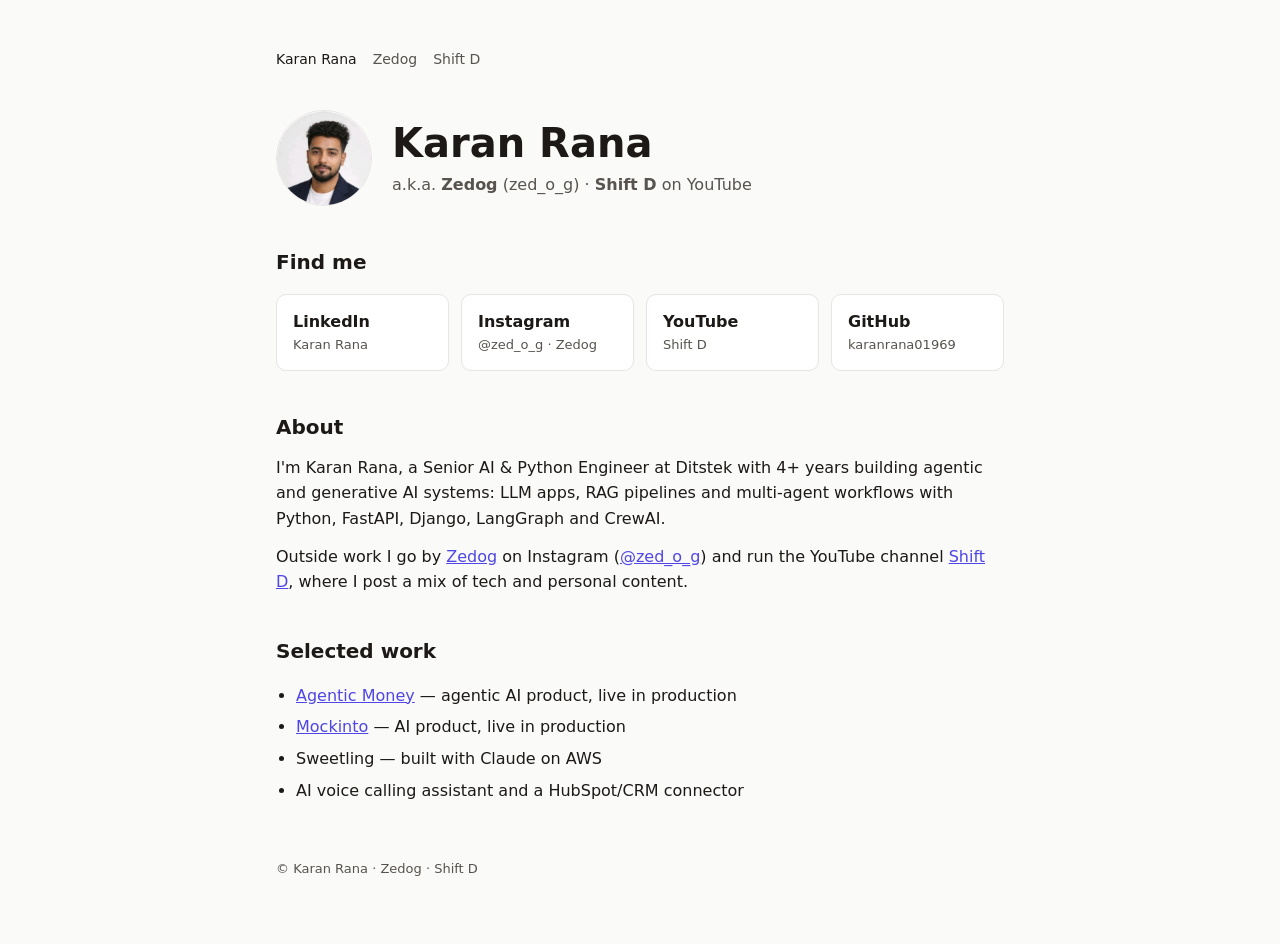
<file: index.html>
<!doctype html>
<html lang="en">
<head>
<meta charset="utf-8">
<meta name="viewport" content="width=device-width,initial-scale=1">
<title>Karan Rana (Zedog / Shift D) – AI Engineer & Creator</title>
<meta name="description" content="Karan Rana, also known as Zedog (zed_o_g on Instagram) and Shift D on YouTube. Senior AI & Python Engineer building agentic AI, LLM and RAG systems.">
<link rel="canonical" href="https://karanrana01969.github.io/">
<meta name="google-site-verification" content="PASTE_GOOGLE_VERIFICATION_CODE">
<meta property="og:type" content="profile">
<meta property="og:title" content="Karan Rana (Zedog / Shift D)">
<meta property="og:description" content="AI engineer and creator. Instagram: zed_o_g · YouTube: Shift D · LinkedIn: Karan Rana.">
<meta property="og:url" content="https://karanrana01969.github.io/">
<meta property="og:image" content="https://karanrana01969.github.io/karan-rana.jpg">
<meta name="twitter:card" content="summary">
<link rel="stylesheet" href="/style.css">
<script type="application/ld+json">
{
  "@context": "https://schema.org",
  "@type": "ProfilePage",
  "@id": "https://karanrana01969.github.io/",
  "url": "https://karanrana01969.github.io/",
  "name": "Karan Rana (Zedog / Shift D)",
  "mainEntity": {
    "@type": "Person",
    "@id": "https://karanrana01969.github.io/#person",
    "name": "Karan Rana",
    "alternateName": ["Zedog", "zed_o_g", "Shift D", "SHIFT-D"],
    "url": "https://karanrana01969.github.io/",
    "image": "https://karanrana01969.github.io/karan-rana.jpg",
    "jobTitle": "Senior AI & Python Engineer",
    "worksFor": {"@type": "Organization", "name": "Ditstek"},
    "knowsAbout": ["Agentic AI", "Generative AI", "Large Language Models", "Retrieval-Augmented Generation", "Python", "FastAPI", "Django", "LangGraph", "CrewAI"],
    "sameAs": [
      "https://www.linkedin.com/in/karan-rana-671b20240",
      "https://github.com/karanrana01969",
      "https://github.com/karanranadits",
      "https://www.instagram.com/zed_o_g/",
      "https://www.youtube.com/@zedog",
      "https://www.youtube.com/channel/UCYNYIQRx7-aGbmByJBp3mFw"
    ]
  }
}
</script>
</head>
<body>
<main>
<nav><a href="/" aria-current="page">Karan Rana</a><a href="/zedog.html">Zedog</a><a href="/shift-d.html">Shift D</a></nav>

<header class="hero">
  <img src="/karan-rana.jpg" alt="Karan Rana (Zedog)" width="96" height="96">
  <div>
    <h1>Karan Rana</h1>
    <p class="aka">a.k.a. <strong>Zedog</strong> (zed_o_g) · <strong>Shift D</strong> on YouTube</p>
  </div>
</header>

<h2>Find me</h2>
<div class="links">
  <a href="https://www.linkedin.com/in/karan-rana-671b20240" rel="me">LinkedIn<span>Karan Rana</span></a>
  <a href="https://www.instagram.com/zed_o_g/" rel="me">Instagram<span>@zed_o_g · Zedog</span></a>
  <a href="https://www.youtube.com/@zedog" rel="me">YouTube<span>Shift D</span></a>
  <a href="https://github.com/karanrana01969" rel="me">GitHub<span>karanrana01969</span></a>
</div>

<h2>About</h2>
<p>I'm Karan Rana, a Senior AI &amp; Python Engineer at Ditstek with 4+ years building agentic and generative AI systems: LLM apps, RAG pipelines and multi-agent workflows with Python, FastAPI, Django, LangGraph and CrewAI.</p>
<p>Outside work I go by <a href="/zedog.html">Zedog</a> on Instagram (<a href="https://www.instagram.com/zed_o_g/">@zed_o_g</a>) and run the YouTube channel <a href="/shift-d.html">Shift D</a>, where I post a mix of tech and personal content.</p>

<h2>Selected work</h2>
<ul>
  <li><a href="https://agenticmoney.co.uk">Agentic Money</a> — agentic AI product, live in production</li>
  <li><a href="https://mockinto.com">Mockinto</a> — AI product, live in production</li>
  <li>Sweetling — built with Claude on AWS</li>
  <li>AI voice calling assistant and a HubSpot/CRM connector</li>
</ul>

<footer>© Karan Rana · Zedog · Shift D</footer>
</main>
</body>
</html>
</file>
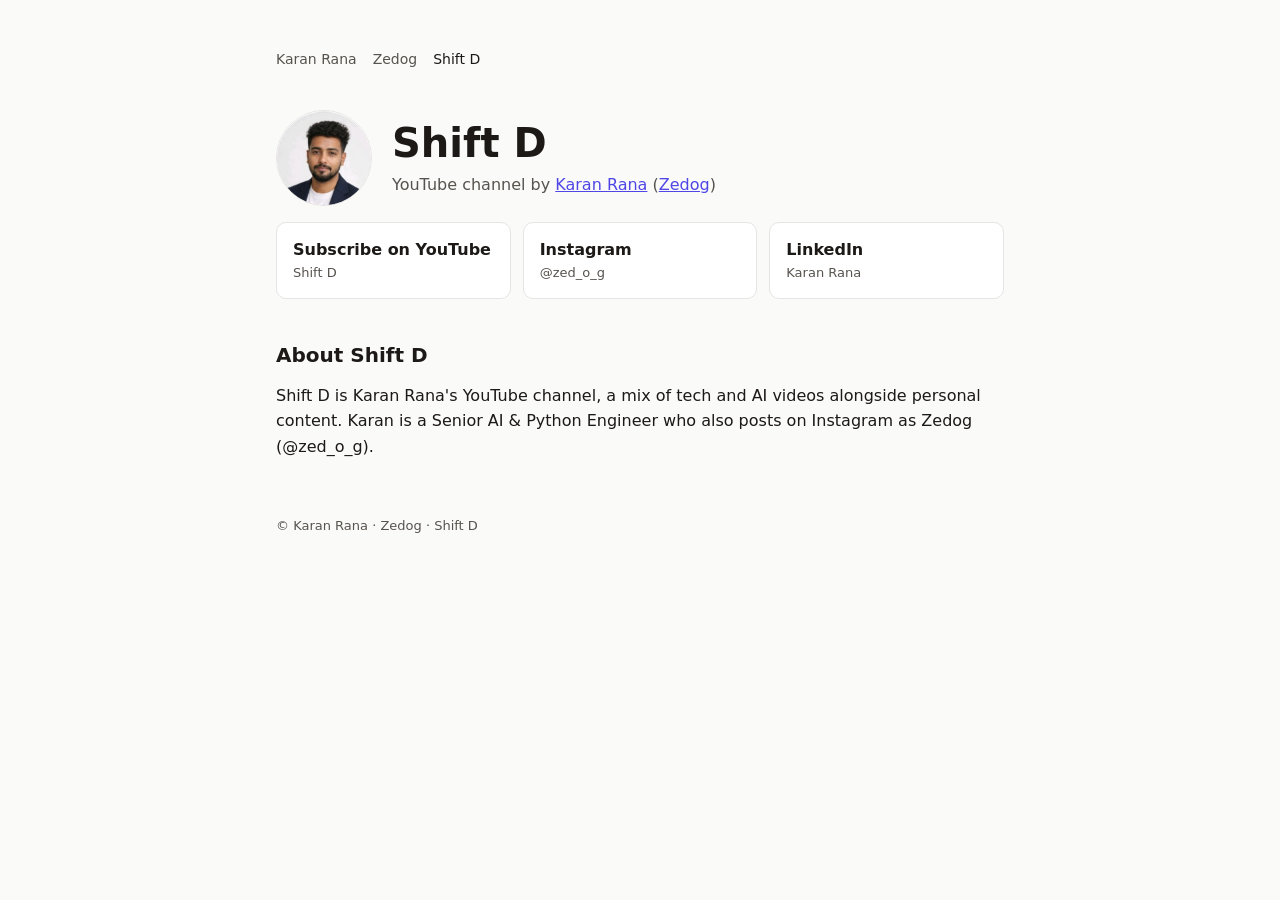
<file: shift-d.html>
<!doctype html>
<html lang="en">
<head>
<meta charset="utf-8">
<meta name="viewport" content="width=device-width,initial-scale=1">
<title>Shift D – YouTube Channel by Karan Rana (Zedog)</title>
<meta name="description" content="Shift D is the YouTube channel of Karan Rana (Zedog): tech, AI and personal videos. Subscribe to Shift D on YouTube.">
<link rel="canonical" href="https://karanrana01969.github.io/shift-d.html">
<meta property="og:type" content="profile">
<meta property="og:title" content="Shift D – YouTube channel by Karan Rana">
<meta property="og:url" content="https://karanrana01969.github.io/shift-d.html">
<meta property="og:image" content="https://karanrana01969.github.io/karan-rana.jpg">
<link rel="stylesheet" href="/style.css">
<script type="application/ld+json">
{
  "@context": "https://schema.org",
  "@type": "ProfilePage",
  "url": "https://karanrana01969.github.io/shift-d.html",
  "name": "Shift D",
  "about": {"@id": "https://karanrana01969.github.io/#person"},
  "mainEntity": {
    "@type": "Person",
    "@id": "https://karanrana01969.github.io/#person",
    "name": "Karan Rana",
    "alternateName": ["Shift D", "SHIFT-D", "Zedog", "zed_o_g"],
    "sameAs": ["https://www.youtube.com/@zedog"]
  }
}
</script>
</head>
<body>
<main>
<nav><a href="/">Karan Rana</a><a href="/zedog.html">Zedog</a><a href="/shift-d.html" aria-current="page">Shift D</a></nav>

<header class="hero">
  <img src="/karan-rana.jpg" alt="Shift D (Karan Rana)" width="96" height="96">
  <div>
    <h1>Shift D</h1>
    <p class="aka">YouTube channel by <a href="/">Karan Rana</a> (<a href="/zedog.html">Zedog</a>)</p>
  </div>
</header>

<div class="links">
  <a href="https://www.youtube.com/@zedog?sub_confirmation=1" rel="me">Subscribe on YouTube<span>Shift D</span></a>
  <a href="https://www.instagram.com/zed_o_g/" rel="me">Instagram<span>@zed_o_g</span></a>
  <a href="https://www.linkedin.com/in/karan-rana-671b20240" rel="me">LinkedIn<span>Karan Rana</span></a>
</div>

<h2>About Shift D</h2>
<p>Shift D is Karan Rana's YouTube channel, a mix of tech and AI videos alongside personal content. Karan is a Senior AI &amp; Python Engineer who also posts on Instagram as Zedog (@zed_o_g).</p>

<footer>© Karan Rana · Zedog · Shift D</footer>
</main>
</body>
</html>
</file>
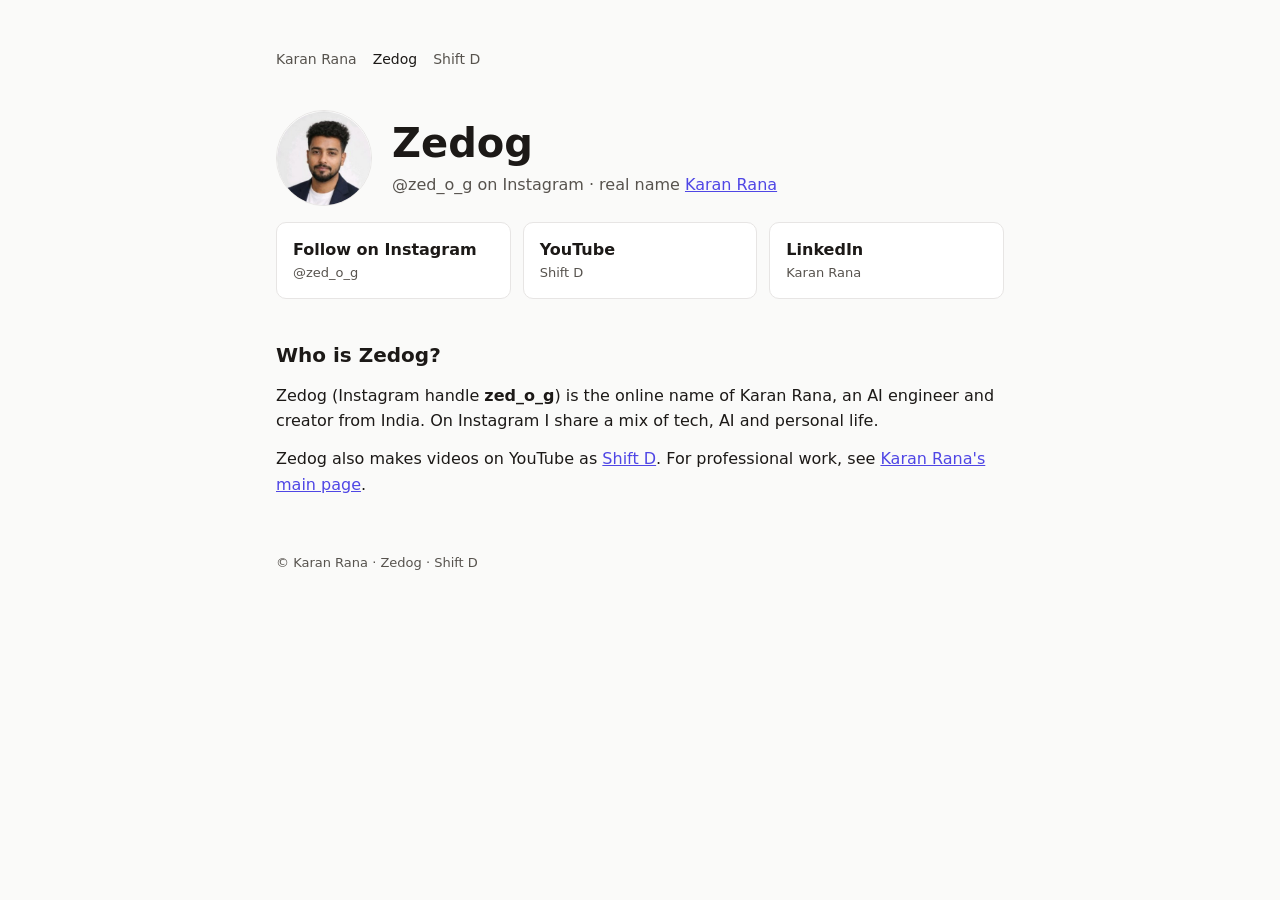
<file: zedog.html>
<!doctype html>
<html lang="en">
<head>
<meta charset="utf-8">
<meta name="viewport" content="width=device-width,initial-scale=1">
<title>Zedog (zed_o_g) – Karan Rana on Instagram</title>
<meta name="description" content="Zedog (zed_o_g) is Karan Rana's Instagram. Follow @zed_o_g, and find Karan on YouTube as Shift D and on LinkedIn as Karan Rana.">
<link rel="canonical" href="https://karanrana01969.github.io/zedog.html">
<meta property="og:type" content="profile">
<meta property="og:title" content="Zedog (zed_o_g) – Karan Rana">
<meta property="og:url" content="https://karanrana01969.github.io/zedog.html">
<meta property="og:image" content="https://karanrana01969.github.io/karan-rana.jpg">
<link rel="stylesheet" href="/style.css">
<script type="application/ld+json">
{
  "@context": "https://schema.org",
  "@type": "ProfilePage",
  "url": "https://karanrana01969.github.io/zedog.html",
  "name": "Zedog (zed_o_g)",
  "about": {"@id": "https://karanrana01969.github.io/#person"},
  "mainEntity": {
    "@type": "Person",
    "@id": "https://karanrana01969.github.io/#person",
    "name": "Karan Rana",
    "alternateName": ["Zedog", "zed_o_g", "Shift D", "SHIFT-D"],
    "sameAs": ["https://www.instagram.com/zed_o_g/"]
  }
}
</script>
</head>
<body>
<main>
<nav><a href="/">Karan Rana</a><a href="/zedog.html" aria-current="page">Zedog</a><a href="/shift-d.html">Shift D</a></nav>

<header class="hero">
  <img src="/karan-rana.jpg" alt="Zedog (Karan Rana)" width="96" height="96">
  <div>
    <h1>Zedog</h1>
    <p class="aka">@zed_o_g on Instagram · real name <a href="/">Karan Rana</a></p>
  </div>
</header>

<div class="links">
  <a href="https://www.instagram.com/zed_o_g/" rel="me">Follow on Instagram<span>@zed_o_g</span></a>
  <a href="https://www.youtube.com/@zedog" rel="me">YouTube<span>Shift D</span></a>
  <a href="https://www.linkedin.com/in/karan-rana-671b20240" rel="me">LinkedIn<span>Karan Rana</span></a>
</div>

<h2>Who is Zedog?</h2>
<p>Zedog (Instagram handle <strong>zed_o_g</strong>) is the online name of Karan Rana, an AI engineer and creator from India. On Instagram I share a mix of tech, AI and personal life.</p>
<p>Zedog also makes videos on YouTube as <a href="/shift-d.html">Shift D</a>. For professional work, see <a href="/">Karan Rana's main page</a>.</p>

<footer>© Karan Rana · Zedog · Shift D</footer>
</main>
</body>
</html>
</file>
<file: style.css>
:root{--bg:#fafaf9;--fg:#1c1917;--muted:#57534e;--card:#fff;--line:#e7e5e4;--accent:#4f46e5}
@media (prefers-color-scheme:dark){:root{--bg:#0c0a09;--fg:#f5f5f4;--muted:#a8a29e;--card:#1c1917;--line:#292524;--accent:#818cf8}}
*{box-sizing:border-box}
body{margin:0;background:var(--bg);color:var(--fg);font:16px/1.6 system-ui,-apple-system,"Segoe UI",Roboto,sans-serif}
main{max-width:760px;margin:0 auto;padding:48px 16px 64px}
nav{display:flex;gap:16px;flex-wrap:wrap;font-size:14px;margin-bottom:40px}
nav a{color:var(--muted);text-decoration:none}nav a:hover,nav a[aria-current]{color:var(--fg)}
.hero{display:flex;gap:20px;align-items:center;flex-wrap:wrap}
.hero img{width:96px;height:96px;border-radius:50%;object-fit:cover;border:1px solid var(--line)}
h1{font-size:clamp(28px,6vw,40px);line-height:1.15;margin:0}
.aka{color:var(--muted);margin:6px 0 0}
h2{font-size:20px;margin:40px 0 12px}
p{margin:0 0 12px}
a{color:var(--accent)}
.links{display:grid;grid-template-columns:repeat(auto-fit,minmax(160px,1fr));gap:12px;margin-top:16px}
.links a{display:block;padding:14px 16px;background:var(--card);border:1px solid var(--line);border-radius:10px;text-decoration:none;color:var(--fg);font-weight:600}
.links a span{display:block;font-weight:400;font-size:13px;color:var(--muted)}
.links a:hover{border-color:var(--accent)}
ul{padding-left:20px}li{margin-bottom:6px}
footer{margin-top:56px;font-size:13px;color:var(--muted)}
</file>
